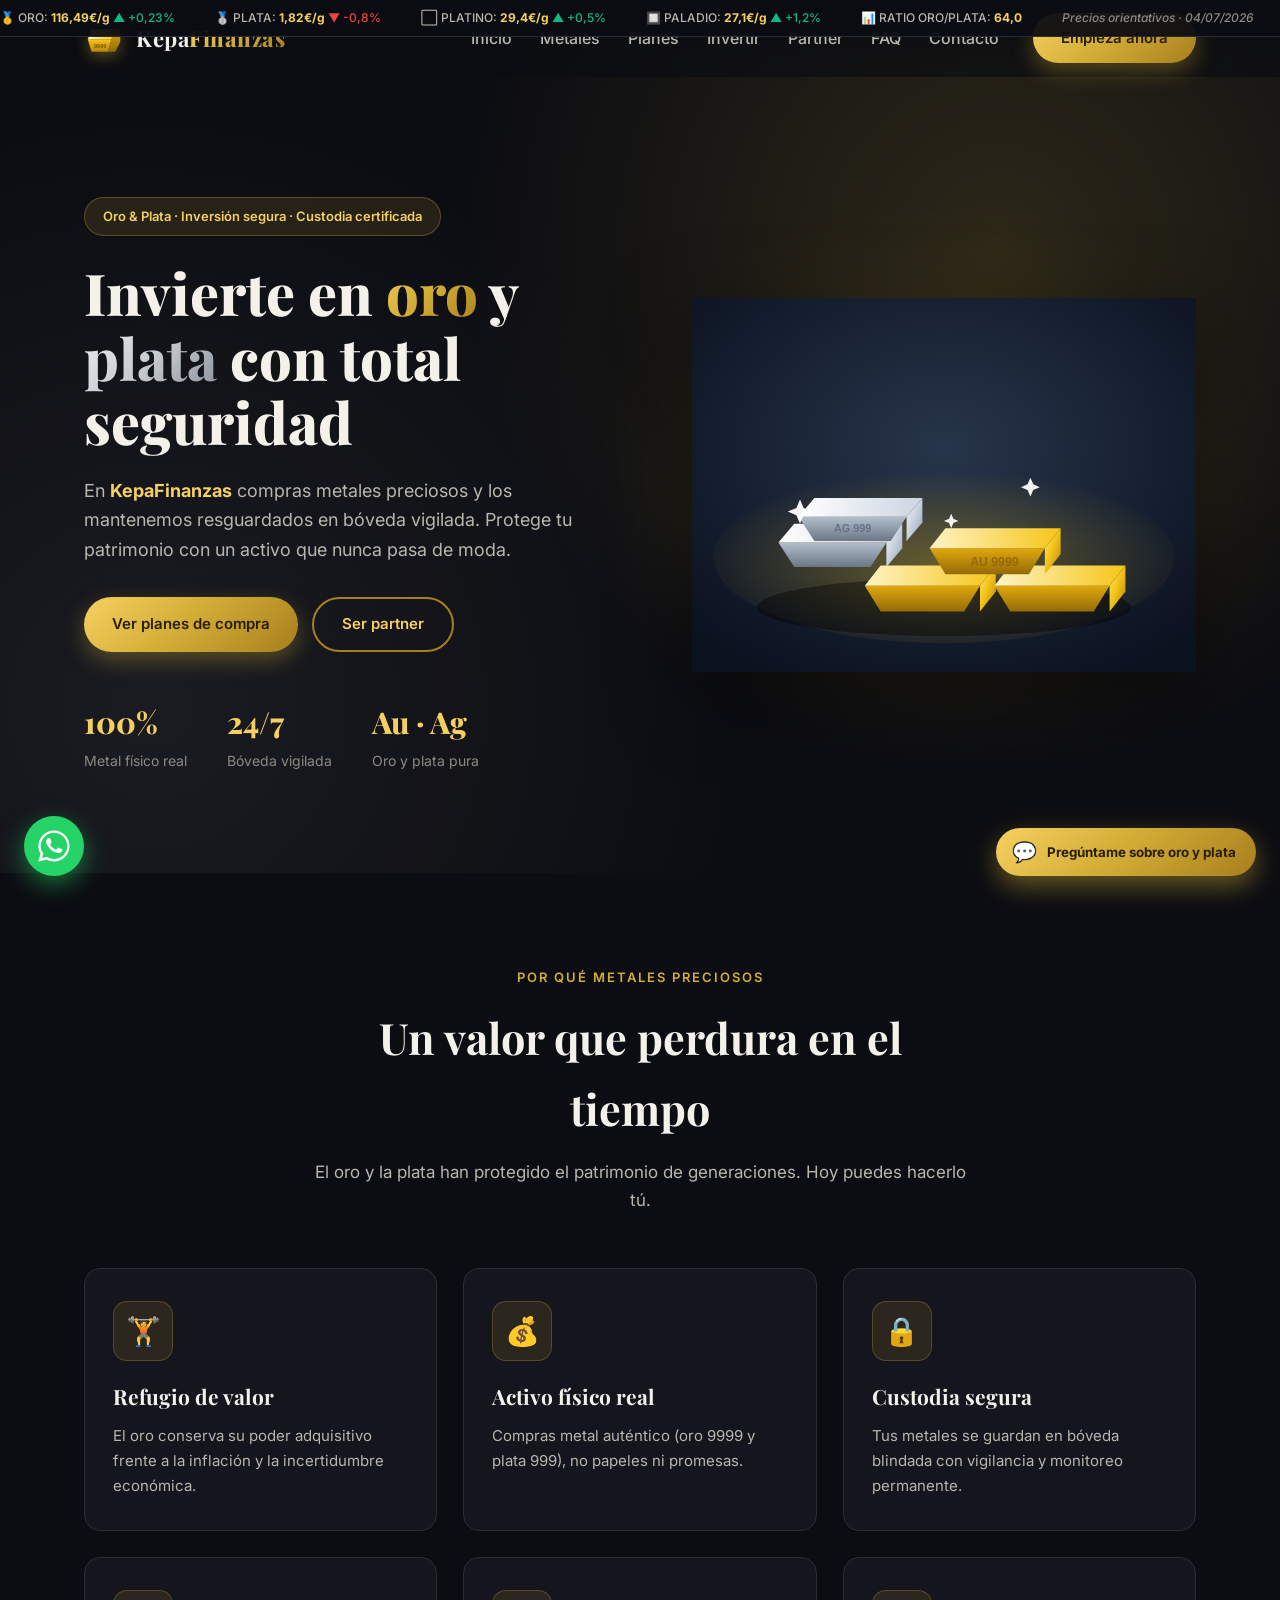
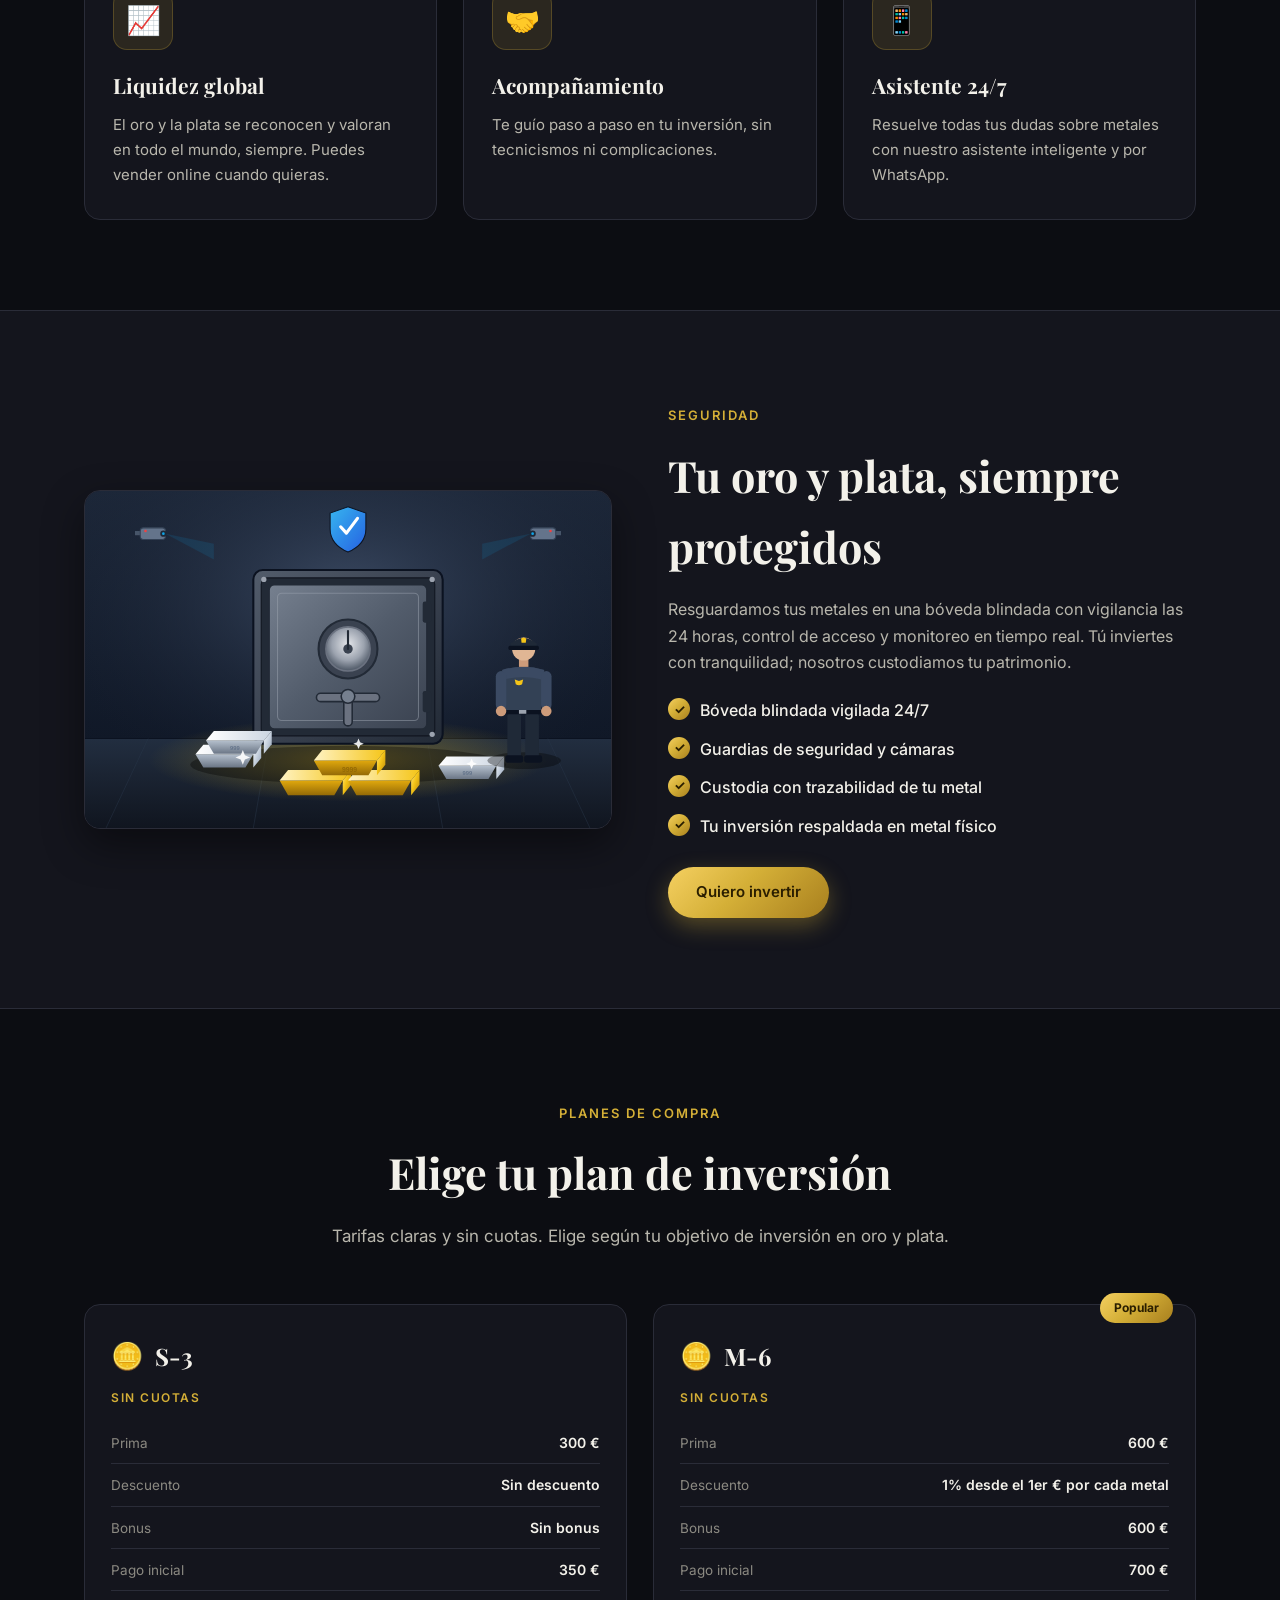
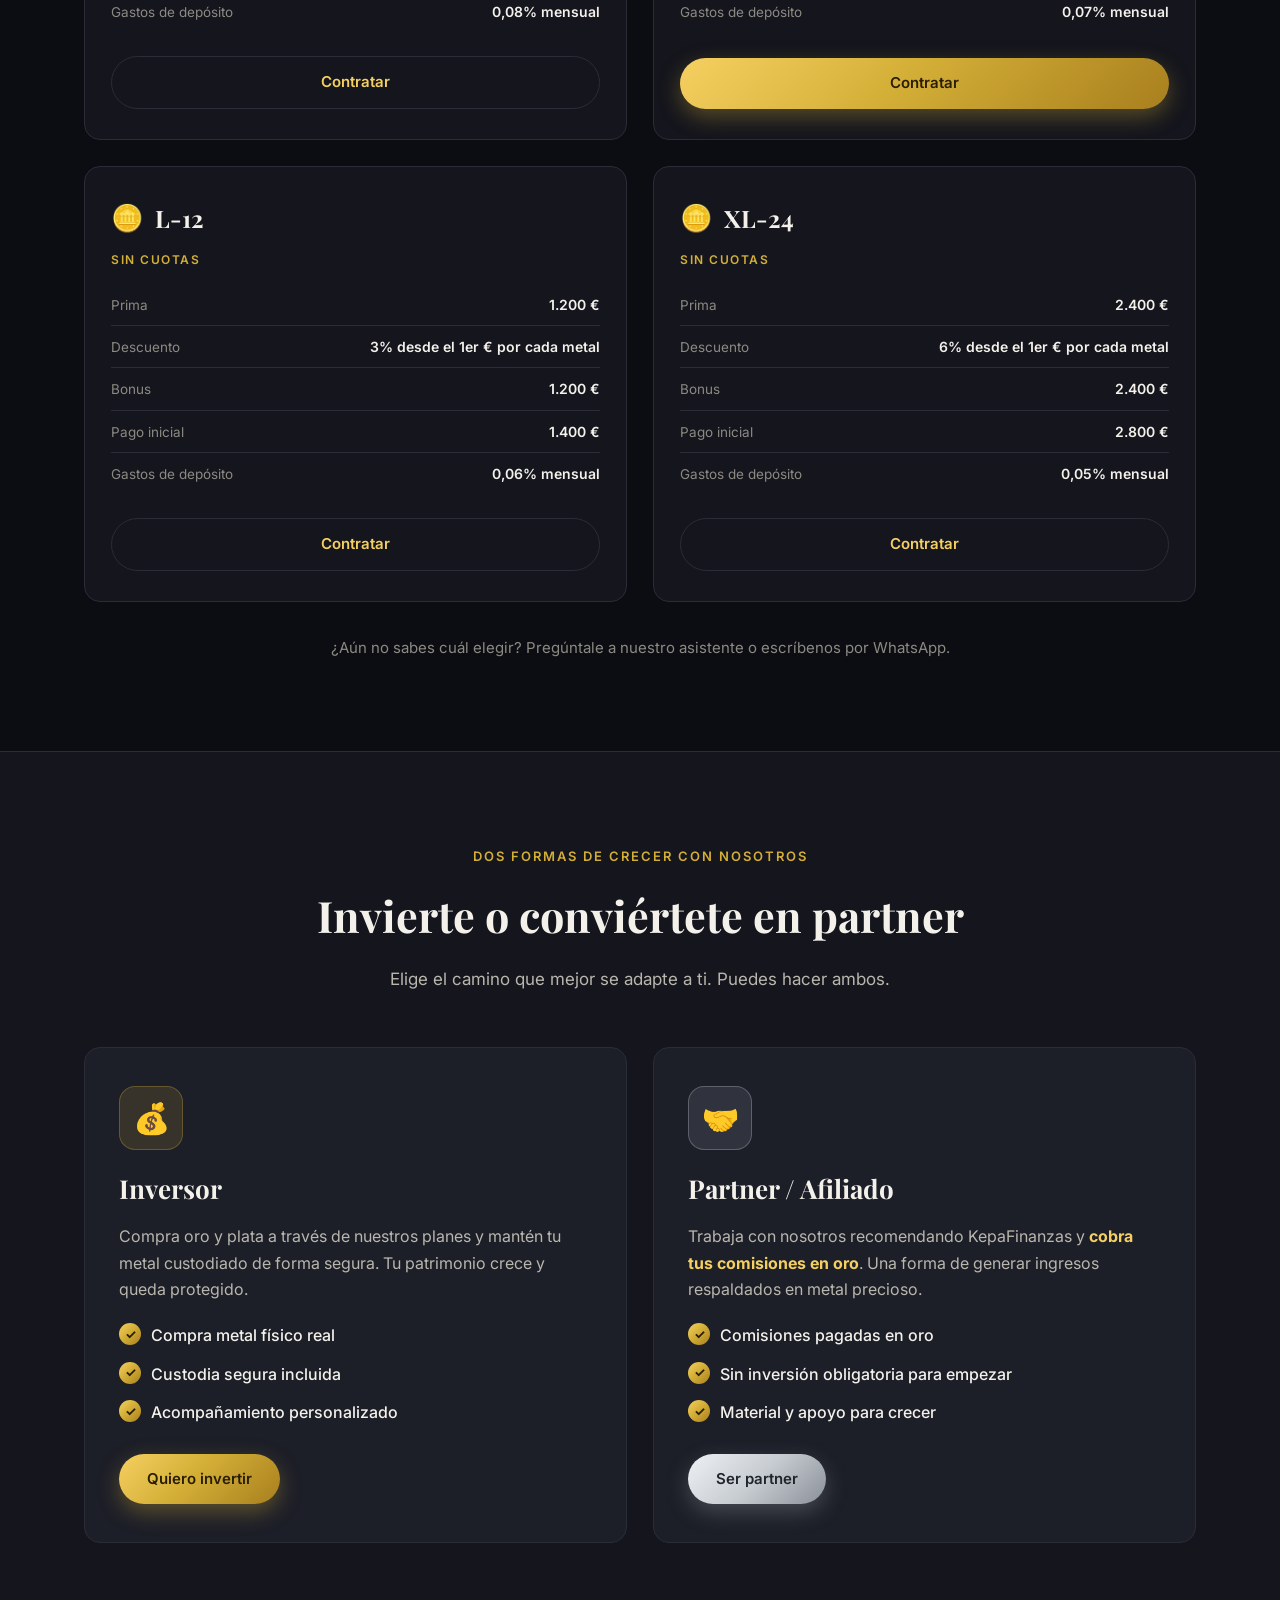
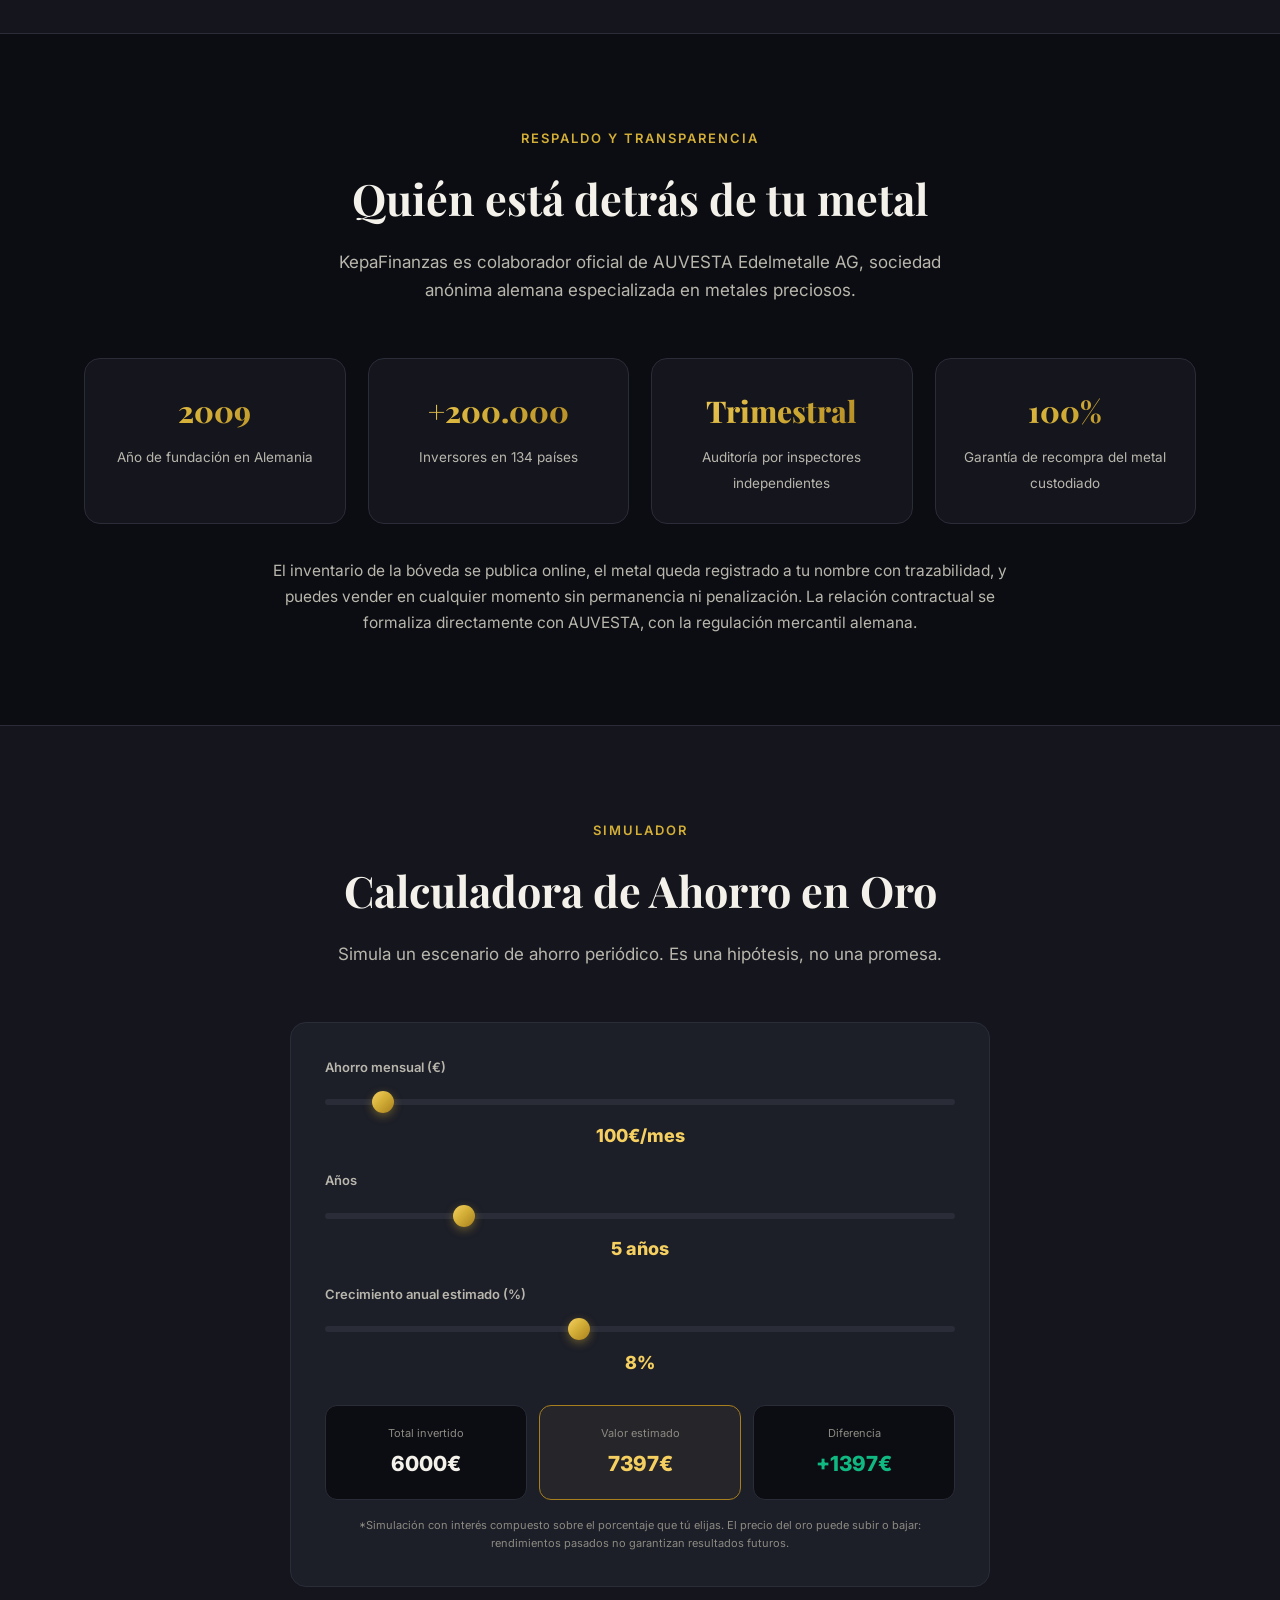
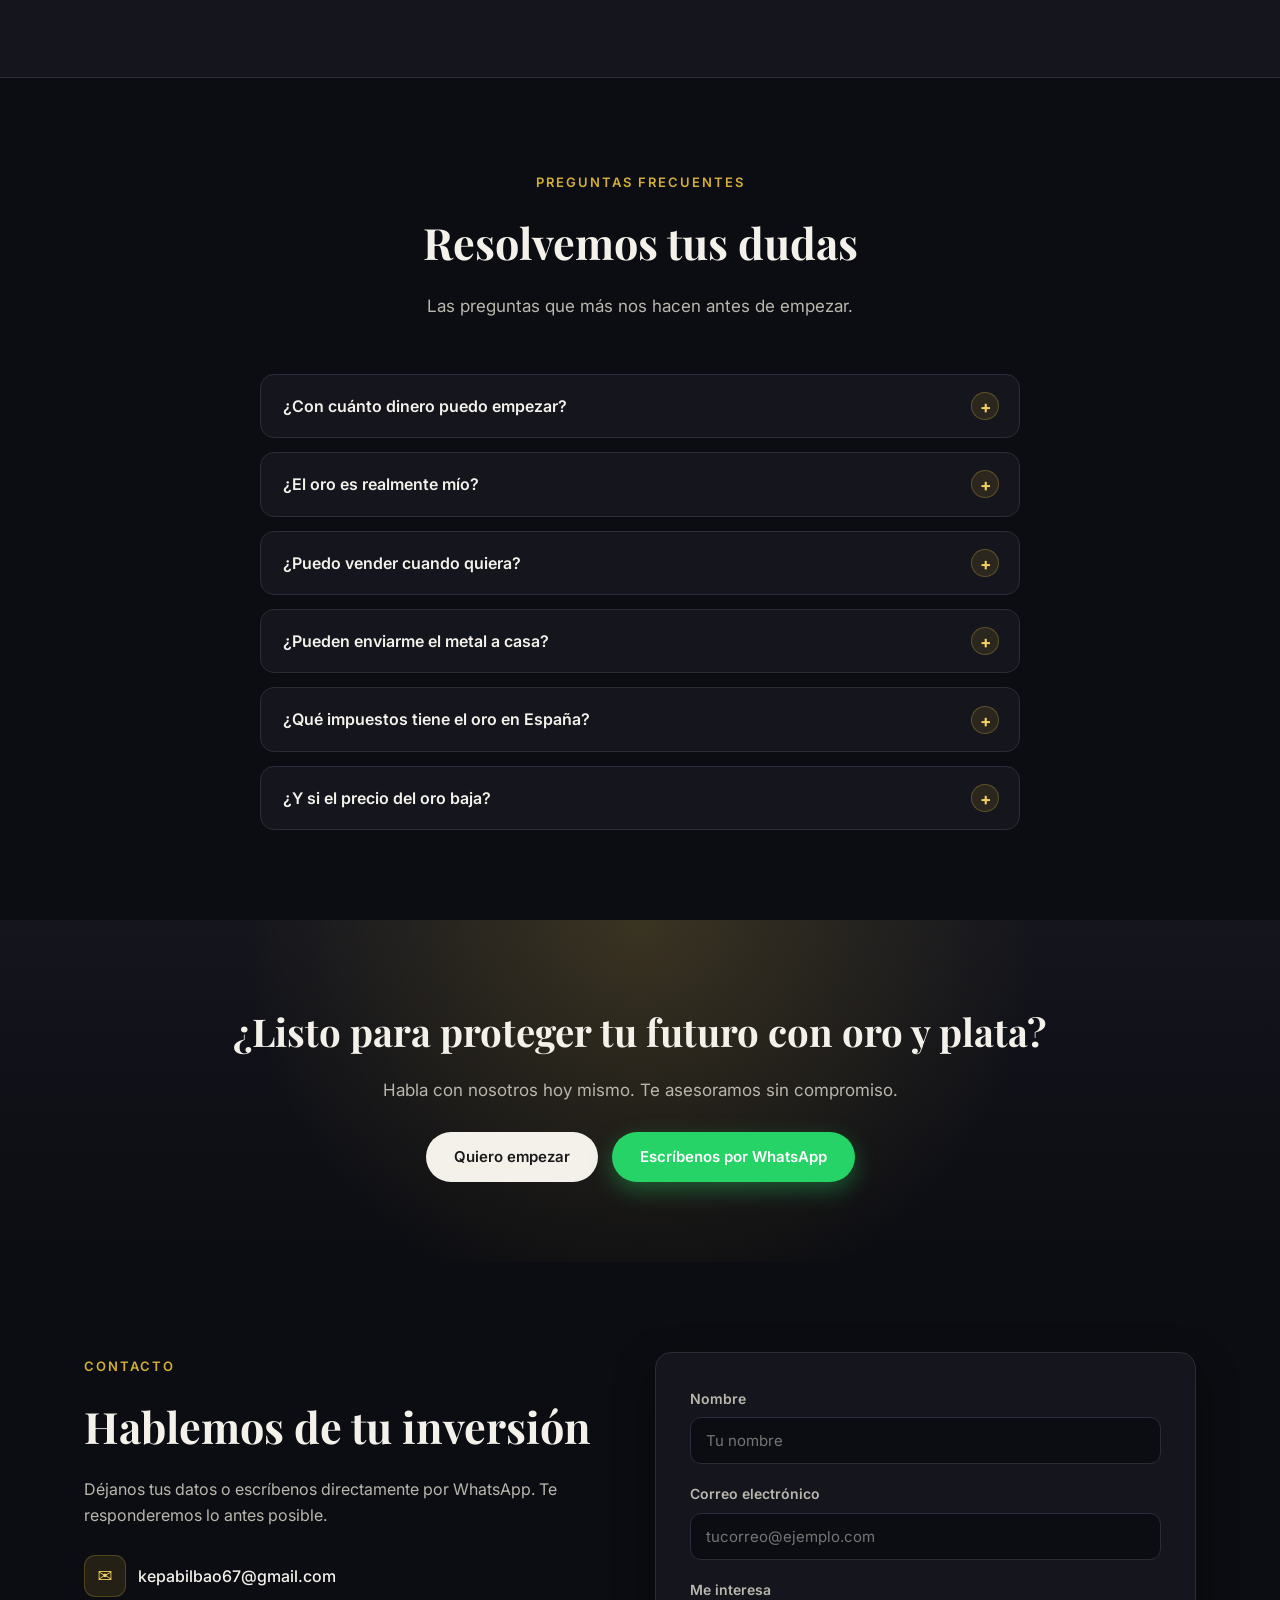
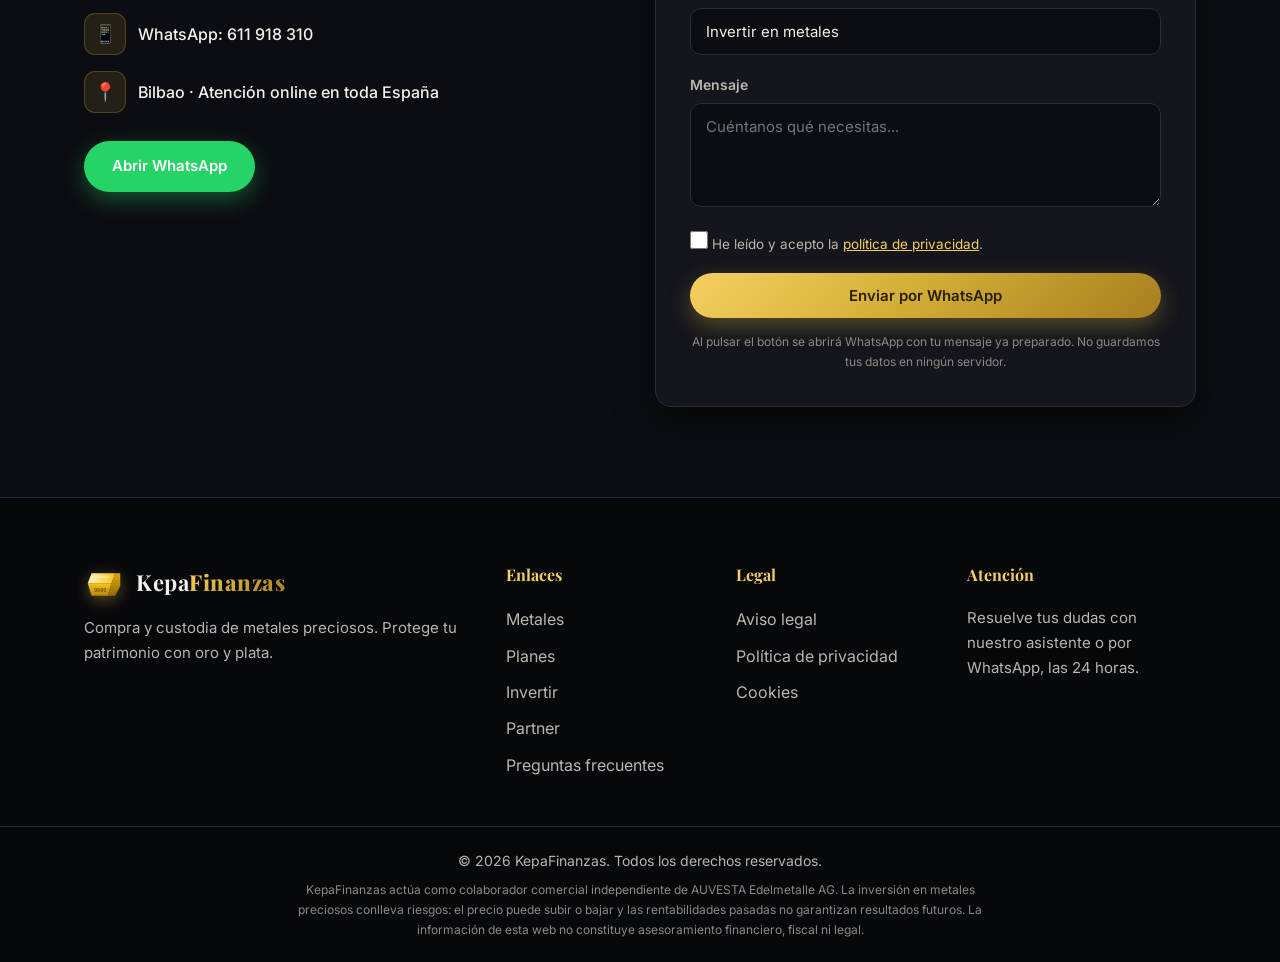
<file: index.html>
<!DOCTYPE html>
<html lang="es">
<head>
  <meta charset="UTF-8" />
  <meta name="viewport" content="width=device-width, initial-scale=1.0" />
  <meta name="description" content="KepaFinanzas - Compra y custodia de metales preciosos: oro y plata físicos con custodia certificada. Planes desde 300 € o programa de partners con comisiones en oro. Asesor: Kepa Bilbao." />
  <meta name="keywords" content="invertir oro, comprar oro España, ahorro oro, plata inversión, custodia metales preciosos, oro físico, KepaFinanzas, Kepa Bilbao, partner oro" />
  <meta name="author" content="Kepa Bilbao - KepaFinanzas" />
  <title>KepaFinanzas | Invierte en Oro y Plata desde 25€/mes</title>

  <!-- Icono de la pestaña -->
  <link rel="icon" type="image/svg+xml" href="img/lingote-oro-icono.svg" />

  <!-- Vista previa al compartir el enlace (WhatsApp, redes, etc.) -->
  <meta property="og:type" content="website" />
  <meta property="og:title" content="KepaFinanzas | Inversión y custodia de oro y plata" />
  <meta property="og:description" content="Compra oro y plata físicos y mantenlos en bóveda vigilada. Invierte de forma segura o sé partner y cobra comisiones en oro." />
  <meta property="og:image" content="https://kepabilbao67-bot.github.io/kepa-finanzas/img/og-image.jpg" />
  <meta property="og:url" content="https://kepabilbao67-bot.github.io/kepa-finanzas/" />
  <meta name="twitter:card" content="summary_large_image" />
  <meta name="twitter:title" content="KepaFinanzas | Inversión y custodia de oro y plata" />
  <meta name="twitter:description" content="Compra oro y plata físicos y mantenlos en bóveda vigilada. Invierte de forma segura o sé partner y cobra comisiones en oro." />

  <link rel="preconnect" href="https://fonts.googleapis.com" />
  <link rel="preconnect" href="https://fonts.gstatic.com" crossorigin />
  <link href="https://fonts.googleapis.com/css2?family=Playfair+Display:wght@600;700;800&family=Inter:wght@400;500;600;700&display=swap" rel="stylesheet" />
  <link rel="stylesheet" href="styles.css" />
  <link rel="stylesheet" href="mejoras.css" />

  <!-- Datos estructurados para Google (SEO) -->
  <script type="application/ld+json">
  {
    "@context": "https://schema.org",
    "@type": "ProfessionalService",
    "name": "KepaFinanzas",
    "description": "Compra y custodia de metales preciosos: oro y plata físicos. Colaborador oficial de AUVESTA Edelmetalle AG.",
    "url": "https://kepabilbao67-bot.github.io/kepa-finanzas/",
    "email": "kepabilbao67@gmail.com",
    "telephone": "+34611918310",
    "areaServed": "ES",
    "founder": { "@type": "Person", "name": "Kepa Bilbao" }
  }
  </script>
</head>
<body>
  <!-- Ticker de precios (se rellena desde script.js — edita los precios ahí) -->
  <div class="ticker" aria-label="Precios orientativos de metales preciosos">
    <div class="ticker__content" id="tickerContent"></div>
  </div>

  <!-- Header -->
  <header class="header" id="header">
    <div class="container header__inner">
      <a href="#inicio" class="brand">
        <img src="img/lingote-oro-icono.svg" alt="Lingote de oro" class="brand__img" />
        <span class="brand__text">Kepa<strong>Finanzas</strong></span>
      </a>

      <nav class="nav" id="nav">
        <ul class="nav__list">
          <li><a href="#inicio" class="nav__link">Inicio</a></li>
          <li><a href="#metales" class="nav__link">Metales</a></li>
          <li><a href="#planes" class="nav__link">Planes</a></li>
          <li><a href="#invertir" class="nav__link">Invertir</a></li>
          <li><a href="#partner" class="nav__link">Partner</a></li>
          <li><a href="#faq" class="nav__link">FAQ</a></li>
          <li><a href="#contacto" class="nav__link">Contacto</a></li>
        </ul>
        <a href="#contacto" class="btn btn--gold nav__cta">Empieza ahora</a>
      </nav>

      <button class="nav__toggle" id="navToggle" aria-label="Abrir menú">
        <span></span><span></span><span></span>
      </button>
    </div>
  </header>

  <!-- Hero -->
  <section class="hero" id="inicio">
    <div class="container hero__inner">
      <div class="hero__content">
        <span class="badge">Oro &amp; Plata · Inversión segura · Custodia certificada</span>
        <h1 class="hero__title">
          Invierte en <span class="gold-text">oro</span> y <span class="silver-text">plata</span> con total seguridad
        </h1>
        <p class="hero__text">
          En <strong>KepaFinanzas</strong> compras metales preciosos y los mantenemos
          resguardados en bóveda vigilada. Protege tu patrimonio con un activo que
          nunca pasa de moda.
        </p>
        <div class="hero__actions">
          <a href="#planes" class="btn btn--gold">Ver planes de compra</a>
          <a href="#partner" class="btn btn--ghost">Ser partner</a>
        </div>
        <div class="hero__stats">
          <div class="stat"><strong>100%</strong><span>Metal físico real</span></div>
          <div class="stat"><strong>24/7</strong><span>Bóveda vigilada</span></div>
          <div class="stat"><strong>Au · Ag</strong><span>Oro y plata pura</span></div>
        </div>
      </div>
      <div class="hero__visual">
        <img src="img/lingotes-oro-plata.svg" alt="Lingotes de oro y plata" class="hero__img" />
        <div class="hero__glow"></div>
      </div>
    </div>
  </section>

  <!-- Metales / Por qué -->
  <section class="section" id="metales">
    <div class="container">
      <div class="section__head">
        <span class="section__eyebrow">Por qué metales preciosos</span>
        <h2 class="section__title">Un valor que perdura en el tiempo</h2>
        <p class="section__sub">El oro y la plata han protegido el patrimonio de generaciones. Hoy puedes hacerlo tú.</p>
      </div>

      <div class="grid grid--3">
        <article class="card">
          <div class="card__icon">&#127947;</div>
          <h3>Refugio de valor</h3>
          <p>El oro conserva su poder adquisitivo frente a la inflación y la incertidumbre económica.</p>
        </article>
        <article class="card">
          <div class="card__icon">&#128176;</div>
          <h3>Activo físico real</h3>
          <p>Compras metal auténtico (oro 9999 y plata 999), no papeles ni promesas.</p>
        </article>
        <article class="card">
          <div class="card__icon">&#128274;</div>
          <h3>Custodia segura</h3>
          <p>Tus metales se guardan en bóveda blindada con vigilancia y monitoreo permanente.</p>
        </article>
        <article class="card">
          <div class="card__icon">&#128200;</div>
          <h3>Liquidez global</h3>
          <p>El oro y la plata se reconocen y valoran en todo el mundo, siempre. Puedes vender online cuando quieras.</p>
        </article>
        <article class="card">
          <div class="card__icon">&#129309;</div>
          <h3>Acompañamiento</h3>
          <p>Te guío paso a paso en tu inversión, sin tecnicismos ni complicaciones.</p>
        </article>
        <article class="card">
          <div class="card__icon">&#128241;</div>
          <h3>Asistente 24/7</h3>
          <p>Resuelve todas tus dudas sobre metales con nuestro asistente inteligente y por WhatsApp.</p>
        </article>
      </div>
    </div>
  </section>

  <!-- Custodia -->
  <section class="section section--dark" id="custodia">
    <div class="container custody">
      <div class="custody__media">
        <img src="img/boveda-custodiada.svg" alt="Bóveda con oro y plata custodiada por guardia y cámaras" loading="lazy" />
      </div>
      <div class="custody__content">
        <span class="section__eyebrow">Seguridad</span>
        <h2 class="section__title">Tu oro y plata, siempre protegidos</h2>
        <p>
          Resguardamos tus metales en una bóveda blindada con vigilancia las 24 horas,
          control de acceso y monitoreo en tiempo real. Tú inviertes con tranquilidad;
          nosotros custodiamos tu patrimonio.
        </p>
        <ul class="checklist">
          <li>Bóveda blindada vigilada 24/7</li>
          <li>Guardias de seguridad y cámaras</li>
          <li>Custodia con trazabilidad de tu metal</li>
          <li>Tu inversión respaldada en metal físico</li>
        </ul>
        <a href="#planes" class="btn btn--gold">Quiero invertir</a>
      </div>
    </div>
  </section>

  <!-- Planes -->
  <section class="section" id="planes">
    <div class="container">
      <div class="section__head">
        <span class="section__eyebrow">Planes de compra</span>
        <h2 class="section__title">Elige tu plan de inversión</h2>
        <p class="section__sub">Tarifas claras y sin cuotas. Elige según tu objetivo de inversión en oro y plata.</p>
      </div>

      <div class="grid grid--2 plans">
        <article class="plan">
          <div class="plan__head"><span class="plan__metal">&#129689;</span><h3>S-3</h3></div>
          <p class="plan__tagline">Sin cuotas</p>
          <ul class="plan__list">
            <li><span>Prima</span><strong>300 €</strong></li>
            <li><span>Descuento</span><strong>Sin descuento</strong></li>
            <li><span>Bonus</span><strong>Sin bonus</strong></li>
            <li><span>Pago inicial</span><strong>350 €</strong></li>
            <li><span>Gastos de depósito</span><strong>0,08% mensual</strong></li>
          </ul>
          <a href="#" class="btn btn--outline btn--block plan-buy" data-plan="S-3">Contratar</a>
        </article>

        <article class="plan plan--featured">
          <div class="plan__badge">Popular</div>
          <div class="plan__head"><span class="plan__metal">&#129689;</span><h3>M-6</h3></div>
          <p class="plan__tagline">Sin cuotas</p>
          <ul class="plan__list">
            <li><span>Prima</span><strong>600 €</strong></li>
            <li><span>Descuento</span><strong>1% desde el 1er € por cada metal</strong></li>
            <li><span>Bonus</span><strong>600 €</strong></li>
            <li><span>Pago inicial</span><strong>700 €</strong></li>
            <li><span>Gastos de depósito</span><strong>0,07% mensual</strong></li>
          </ul>
          <a href="#" class="btn btn--gold btn--block plan-buy" data-plan="M-6">Contratar</a>
        </article>

        <article class="plan">
          <div class="plan__head"><span class="plan__metal">&#129689;</span><h3>L-12</h3></div>
          <p class="plan__tagline">Sin cuotas</p>
          <ul class="plan__list">
            <li><span>Prima</span><strong>1.200 €</strong></li>
            <li><span>Descuento</span><strong>3% desde el 1er € por cada metal</strong></li>
            <li><span>Bonus</span><strong>1.200 €</strong></li>
            <li><span>Pago inicial</span><strong>1.400 €</strong></li>
            <li><span>Gastos de depósito</span><strong>0,06% mensual</strong></li>
          </ul>
          <a href="#" class="btn btn--outline btn--block plan-buy" data-plan="L-12">Contratar</a>
        </article>

        <article class="plan">
          <div class="plan__head"><span class="plan__metal">&#129689;</span><h3>XL-24</h3></div>
          <p class="plan__tagline">Sin cuotas</p>
          <ul class="plan__list">
            <li><span>Prima</span><strong>2.400 €</strong></li>
            <li><span>Descuento</span><strong>6% desde el 1er € por cada metal</strong></li>
            <li><span>Bonus</span><strong>2.400 €</strong></li>
            <li><span>Pago inicial</span><strong>2.800 €</strong></li>
            <li><span>Gastos de depósito</span><strong>0,05% mensual</strong></li>
          </ul>
          <a href="#" class="btn btn--outline btn--block plan-buy" data-plan="XL-24">Contratar</a>
        </article>
      </div>
      <p class="plans__note">¿Aún no sabes cuál elegir? Pregúntale a nuestro asistente o escríbenos por WhatsApp.</p>
    </div>
  </section>

  <!-- Dos vías: Invertir / Partner -->
  <section class="section section--dark" id="invertir">
    <div class="container">
      <div class="section__head">
        <span class="section__eyebrow">Dos formas de crecer con nosotros</span>
        <h2 class="section__title">Invierte o conviértete en partner</h2>
        <p class="section__sub">Elige el camino que mejor se adapte a ti. Puedes hacer ambos.</p>
      </div>

      <div class="grid grid--2 ways">
        <article class="way">
          <div class="way__icon way__icon--gold">&#128176;</div>
          <h3>Inversor</h3>
          <p>Compra oro y plata a través de nuestros planes y mantén tu metal custodiado de forma segura. Tu patrimonio crece y queda protegido.</p>
          <ul class="checklist">
            <li>Compra metal físico real</li>
            <li>Custodia segura incluida</li>
            <li>Acompañamiento personalizado</li>
          </ul>
          <a href="#planes" class="btn btn--gold">Quiero invertir</a>
        </article>
        <article class="way" id="partner">
          <div class="way__icon way__icon--silver">&#129309;</div>
          <h3>Partner / Afiliado</h3>
          <p>Trabaja con nosotros recomendando KepaFinanzas y <strong>cobra tus comisiones en oro</strong>. Una forma de generar ingresos respaldados en metal precioso.</p>
          <ul class="checklist">
            <li>Comisiones pagadas en oro</li>
            <li>Sin inversión obligatoria para empezar</li>
            <li>Material y apoyo para crecer</li>
          </ul>
          <a href="#contacto" class="btn btn--silver">Ser partner</a>
        </article>
      </div>
    </div>
  </section>

  <!-- Confianza / Respaldo -->
  <section class="section" id="confianza">
    <div class="container">
      <div class="section__head">
        <span class="section__eyebrow">Respaldo y transparencia</span>
        <h2 class="section__title">Quién está detrás de tu metal</h2>
        <p class="section__sub">KepaFinanzas es colaborador oficial de AUVESTA Edelmetalle AG, sociedad anónima alemana especializada en metales preciosos.</p>
      </div>
      <div class="trust__stats">
        <div class="trust__stat"><strong>2009</strong><span>Año de fundación en Alemania</span></div>
        <div class="trust__stat"><strong>+200.000</strong><span>Inversores en 134 países</span></div>
        <div class="trust__stat"><strong>Trimestral</strong><span>Auditoría por inspectores independientes</span></div>
        <div class="trust__stat"><strong>100%</strong><span>Garantía de recompra del metal custodiado</span></div>
      </div>
      <div class="trust__extra">
        <p>El inventario de la bóveda se publica online, el metal queda registrado a tu nombre con trazabilidad, y puedes vender en cualquier momento sin permanencia ni penalización. La relación contractual se formaliza directamente con AUVESTA, con la regulación mercantil alemana.</p>
      </div>
    </div>
  </section>

  <!-- Calculadora de Ahorro -->
  <section class="section section--dark" id="calculadora">
    <div class="container">
      <div class="section__head">
        <span class="section__eyebrow">Simulador</span>
        <h2 class="section__title">Calculadora de Ahorro en Oro</h2>
        <p class="section__sub">Simula un escenario de ahorro periódico. Es una hipótesis, no una promesa.</p>
      </div>
      <div class="calc">
        <div class="calc__inputs">
          <div class="calc__field"><label for="calcMonthly">Ahorro mensual (€)</label><input type="range" id="calcMonthly" min="25" max="1000" value="100" step="25"><span class="calc__val" id="calcMonthlyVal">100€/mes</span></div>
          <div class="calc__field"><label for="calcYears">Años</label><input type="range" id="calcYears" min="1" max="20" value="5" step="1"><span class="calc__val" id="calcYearsVal">5 años</span></div>
          <div class="calc__field"><label for="calcGrowth">Crecimiento anual estimado (%)</label><input type="range" id="calcGrowth" min="0" max="20" value="8" step="1"><span class="calc__val" id="calcGrowthVal">8%</span></div>
        </div>
        <div class="calc__results">
          <div class="calc__result"><span>Total invertido</span><strong id="calcInvested">6.000€</strong></div>
          <div class="calc__result calc__result--gold"><span>Valor estimado</span><strong id="calcValue">–</strong></div>
          <div class="calc__result calc__result--green"><span>Diferencia</span><strong id="calcProfit">–</strong></div>
        </div>
        <p class="calc__note">*Simulación con interés compuesto sobre el porcentaje que tú elijas. El precio del oro puede subir o bajar: rendimientos pasados no garantizan resultados futuros.</p>
      </div>
    </div>
  </section>

  <!-- Preguntas frecuentes -->
  <section class="section" id="faq">
    <div class="container">
      <div class="section__head">
        <span class="section__eyebrow">Preguntas frecuentes</span>
        <h2 class="section__title">Resolvemos tus dudas</h2>
        <p class="section__sub">Las preguntas que más nos hacen antes de empezar.</p>
      </div>
      <div class="faq">
        <details class="faq__item">
          <summary>¿Con cuánto dinero puedo empezar?</summary>
          <p>El plan de entrada (S-3) tiene una prima de 300 € y un pago inicial de 350 €. A partir de ahí, tú decides cuánto y cuándo aportar: no hay cuotas obligatorias ni permanencia.</p>
        </details>
        <details class="faq__item">
          <summary>¿El oro es realmente mío?</summary>
          <p>Sí. Compras metal físico (oro 9999 y plata 999) que queda registrado a tu nombre con trazabilidad. No es un producto financiero "sobre papel": es tu lingote en una bóveda.</p>
        </details>
        <details class="faq__item">
          <summary>¿Puedo vender cuando quiera?</summary>
          <p>Sí. Puedes vender online en cualquier momento a precio de mercado, sin plazos ni penalizaciones, y existe garantía de recompra para el metal custodiado. El importe se transfiere a tu cuenta bancaria.</p>
        </details>
        <details class="faq__item">
          <summary>¿Pueden enviarme el metal a casa?</summary>
          <p>Sí, puedes solicitar la entrega física desde 1 g de oro o 50 g de plata, con envío asegurado y seguimiento. También puedes dejarlo en custodia, que es la opción más segura.</p>
        </details>
        <details class="faq__item">
          <summary>¿Qué impuestos tiene el oro en España?</summary>
          <p>El oro de inversión está exento de IVA en la UE. Solo tributas cuando vendes con beneficio (ganancia patrimonial en el IRPF). Cada situación es distinta: para tu caso concreto, consulta con un asesor fiscal.</p>
        </details>
        <details class="faq__item">
          <summary>¿Y si el precio del oro baja?</summary>
          <p>Puede bajar: ningún activo sube siempre. El oro se utiliza como protección de patrimonio a largo plazo, no para especular a corto. Por eso recomendamos aportaciones periódicas y horizonte de años, no de semanas.</p>
        </details>
      </div>
    </div>
  </section>

  <!-- Datos estructurados FAQ para Google -->
  <script type="application/ld+json">
  {
    "@context": "https://schema.org",
    "@type": "FAQPage",
    "mainEntity": [
      {"@type": "Question", "name": "¿Con cuánto dinero puedo empezar?", "acceptedAnswer": {"@type": "Answer", "text": "El plan de entrada (S-3) tiene una prima de 300 € y un pago inicial de 350 €. No hay cuotas obligatorias ni permanencia."}},
      {"@type": "Question", "name": "¿El oro es realmente mío?", "acceptedAnswer": {"@type": "Answer", "text": "Sí. Compras metal físico (oro 9999 y plata 999) registrado a tu nombre con trazabilidad."}},
      {"@type": "Question", "name": "¿Puedo vender cuando quiera?", "acceptedAnswer": {"@type": "Answer", "text": "Sí, puedes vender online en cualquier momento a precio de mercado, sin plazos ni penalizaciones, con garantía de recompra."}},
      {"@type": "Question", "name": "¿Qué impuestos tiene el oro en España?", "acceptedAnswer": {"@type": "Answer", "text": "El oro de inversión está exento de IVA en la UE. Solo tributas cuando vendes con beneficio. Consulta tu caso con un asesor fiscal."}}
    ]
  }
  </script>

  <!-- CTA -->
  <section class="cta">
    <div class="container cta__inner">
      <h2>¿Listo para proteger tu futuro con oro y plata?</h2>
      <p>Habla con nosotros hoy mismo. Te asesoramos sin compromiso.</p>
      <div class="cta__actions">
        <a href="#contacto" class="btn btn--light">Quiero empezar</a>
        <a href="#" class="btn btn--whatsapp" id="ctaWhatsapp">Escríbenos por WhatsApp</a>
      </div>
    </div>
  </section>

  <!-- Contacto -->
  <section class="section" id="contacto">
    <div class="container contact">
      <div class="contact__info">
        <span class="section__eyebrow">Contacto</span>
        <h2 class="section__title">Hablemos de tu inversión</h2>
        <p>Déjanos tus datos o escríbenos directamente por WhatsApp. Te responderemos lo antes posible.</p>
        <ul class="contact__list">
          <li><span>&#9993;</span> kepabilbao67@gmail.com</li>
          <li><span>&#128241;</span> WhatsApp: 611 918 310</li>
          <li><span>&#128205;</span> Bilbao · Atención online en toda España</li>
        </ul>
        <a href="#" class="btn btn--whatsapp" id="contactWhatsapp">Abrir WhatsApp</a>
      </div>
      <form class="contact__form" id="contactForm" novalidate>
        <div class="field">
          <label for="nombre">Nombre</label>
          <input type="text" id="nombre" name="nombre" placeholder="Tu nombre" required />
        </div>
        <div class="field">
          <label for="email">Correo electrónico</label>
          <input type="email" id="email" name="email" placeholder="tucorreo@ejemplo.com" required />
        </div>
        <div class="field">
          <label for="interes">Me interesa</label>
          <select id="interes" name="interes">
            <option value="Invertir en metales">Invertir en metales</option>
            <option value="Ser partner (comisiones en oro)">Ser partner (comisiones en oro)</option>
            <option value="Solo información">Solo información</option>
          </select>
        </div>
        <div class="field">
          <label for="mensaje">Mensaje</label>
          <textarea id="mensaje" name="mensaje" rows="4" placeholder="Cuéntanos qué necesitas..." required></textarea>
        </div>
        <div class="field field--check">
          <label class="check">
            <input type="checkbox" id="privacidad" name="privacidad" required />
            <span>He leído y acepto la <a href="legal.html#privacidad" target="_blank" rel="noopener">política de privacidad</a>.</span>
          </label>
        </div>
        <button type="submit" class="btn btn--gold btn--block">Enviar por WhatsApp</button>
        <p class="form__feedback" id="formFeedback" role="status"></p>
        <p class="form__hint">Al pulsar el botón se abrirá WhatsApp con tu mensaje ya preparado. No guardamos tus datos en ningún servidor.</p>
      </form>
    </div>
  </section>

  <!-- Footer -->
  <footer class="footer">
    <div class="container footer__inner">
      <div class="footer__col">
        <a href="#inicio" class="brand">
          <img src="img/lingote-oro-icono.svg" alt="Lingote de oro" class="brand__img" />
          <span class="brand__text">Kepa<strong>Finanzas</strong></span>
        </a>
        <p>Compra y custodia de metales preciosos. Protege tu patrimonio con oro y plata.</p>
      </div>
      <div class="footer__col">
        <h4>Enlaces</h4>
        <ul>
          <li><a href="#metales">Metales</a></li>
          <li><a href="#planes">Planes</a></li>
          <li><a href="#invertir">Invertir</a></li>
          <li><a href="#partner">Partner</a></li>
          <li><a href="#faq">Preguntas frecuentes</a></li>
        </ul>
      </div>
      <div class="footer__col">
        <h4>Legal</h4>
        <ul>
          <li><a href="legal.html">Aviso legal</a></li>
          <li><a href="legal.html#privacidad">Política de privacidad</a></li>
          <li><a href="legal.html#cookies">Cookies</a></li>
        </ul>
      </div>
      <div class="footer__col">
        <h4>Atención</h4>
        <p>Resuelve tus dudas con nuestro asistente o por WhatsApp, las 24 horas.</p>
      </div>
    </div>
    <div class="footer__bottom">
      <div class="container">
        <p>&copy; <span id="year"></span> KepaFinanzas. Todos los derechos reservados.</p>
        <p class="footer__disclaimer">KepaFinanzas actúa como colaborador comercial independiente de AUVESTA Edelmetalle AG. La inversión en metales preciosos conlleva riesgos: el precio puede subir o bajar y las rentabilidades pasadas no garantizan resultados futuros. La información de esta web no constituye asesoramiento financiero, fiscal ni legal.</p>
      </div>
    </div>
  </footer>

  <!-- Botón flotante WhatsApp -->
  <a href="#" class="whatsapp-float" id="whatsappFloat" aria-label="Escríbenos por WhatsApp" title="WhatsApp">
    <svg viewBox="0 0 32 32" width="32" height="32" fill="#fff" aria-hidden="true">
      <path d="M16 .4C7.4.4.4 7.4.4 16c0 2.8.7 5.5 2.1 7.9L.3 31.7l8-2.1c2.3 1.3 4.9 1.9 7.6 1.9 8.6 0 15.6-7 15.6-15.6S24.6.4 16 .4zm0 28.5c-2.4 0-4.8-.6-6.8-1.9l-.5-.3-4.7 1.2 1.3-4.6-.3-.5C3.4 20.6 2.7 18.3 2.7 16 2.7 8.7 8.7 2.7 16 2.7S29.3 8.7 29.3 16 23.3 28.9 16 28.9zm7.3-9.9c-.4-.2-2.4-1.2-2.7-1.3-.4-.1-.6-.2-.9.2-.3.4-1 1.3-1.2 1.5-.2.2-.4.3-.8.1-.4-.2-1.7-.6-3.2-2-1.2-1.1-2-2.4-2.2-2.8-.2-.4 0-.6.2-.8.2-.2.4-.4.6-.7.2-.2.3-.4.4-.7.1-.3.1-.5 0-.7-.1-.2-.9-2.2-1.3-3-.3-.8-.6-.7-.9-.7h-.7c-.3 0-.7.1-1 .5-.4.4-1.4 1.3-1.4 3.3s1.4 3.8 1.6 4.1c.2.3 2.8 4.3 6.8 6 .9.4 1.7.6 2.3.8.9.3 1.8.2 2.5.1.7-.1 2.4-1 2.7-1.9.3-.9.3-1.7.2-1.9-.1-.2-.4-.3-.8-.5z"/>
    </svg>
  </a>

  <!-- Asistente IA -->
  <button class="chat-toggle" id="chatToggle" aria-label="Abrir asistente">
    <span class="chat-toggle__icon">&#128172;</span>
    <span class="chat-toggle__label">Pregúntame sobre oro y plata</span>
  </button>

  <div class="chat" id="chat" aria-hidden="true">
    <div class="chat__header">
      <div class="chat__title">
        <span class="chat__avatar">&#129689;</span>
        <div>
          <strong>Asistente KepaFinanzas</strong>
          <small>Dudas sobre oro, plata e inversión</small>
        </div>
      </div>
      <button class="chat__close" id="chatClose" aria-label="Cerrar">&times;</button>
    </div>
    <div class="chat__body" id="chatBody"></div>
    <div class="chat__suggestions" id="chatSuggestions"></div>
    <form class="chat__form" id="chatForm">
      <input type="text" id="chatInput" placeholder="Escribe tu pregunta..." autocomplete="off" />
      <button type="submit" aria-label="Enviar">&#10148;</button>
    </form>
  </div>

  <!-- Botón volver arriba -->
  <button class="to-top" id="toTop" aria-label="Volver arriba" title="Volver arriba">&#8593;</button>

  <script src="preguntas.js"></script>
  <script src="script.js"></script>
</body>
</html>
</file>
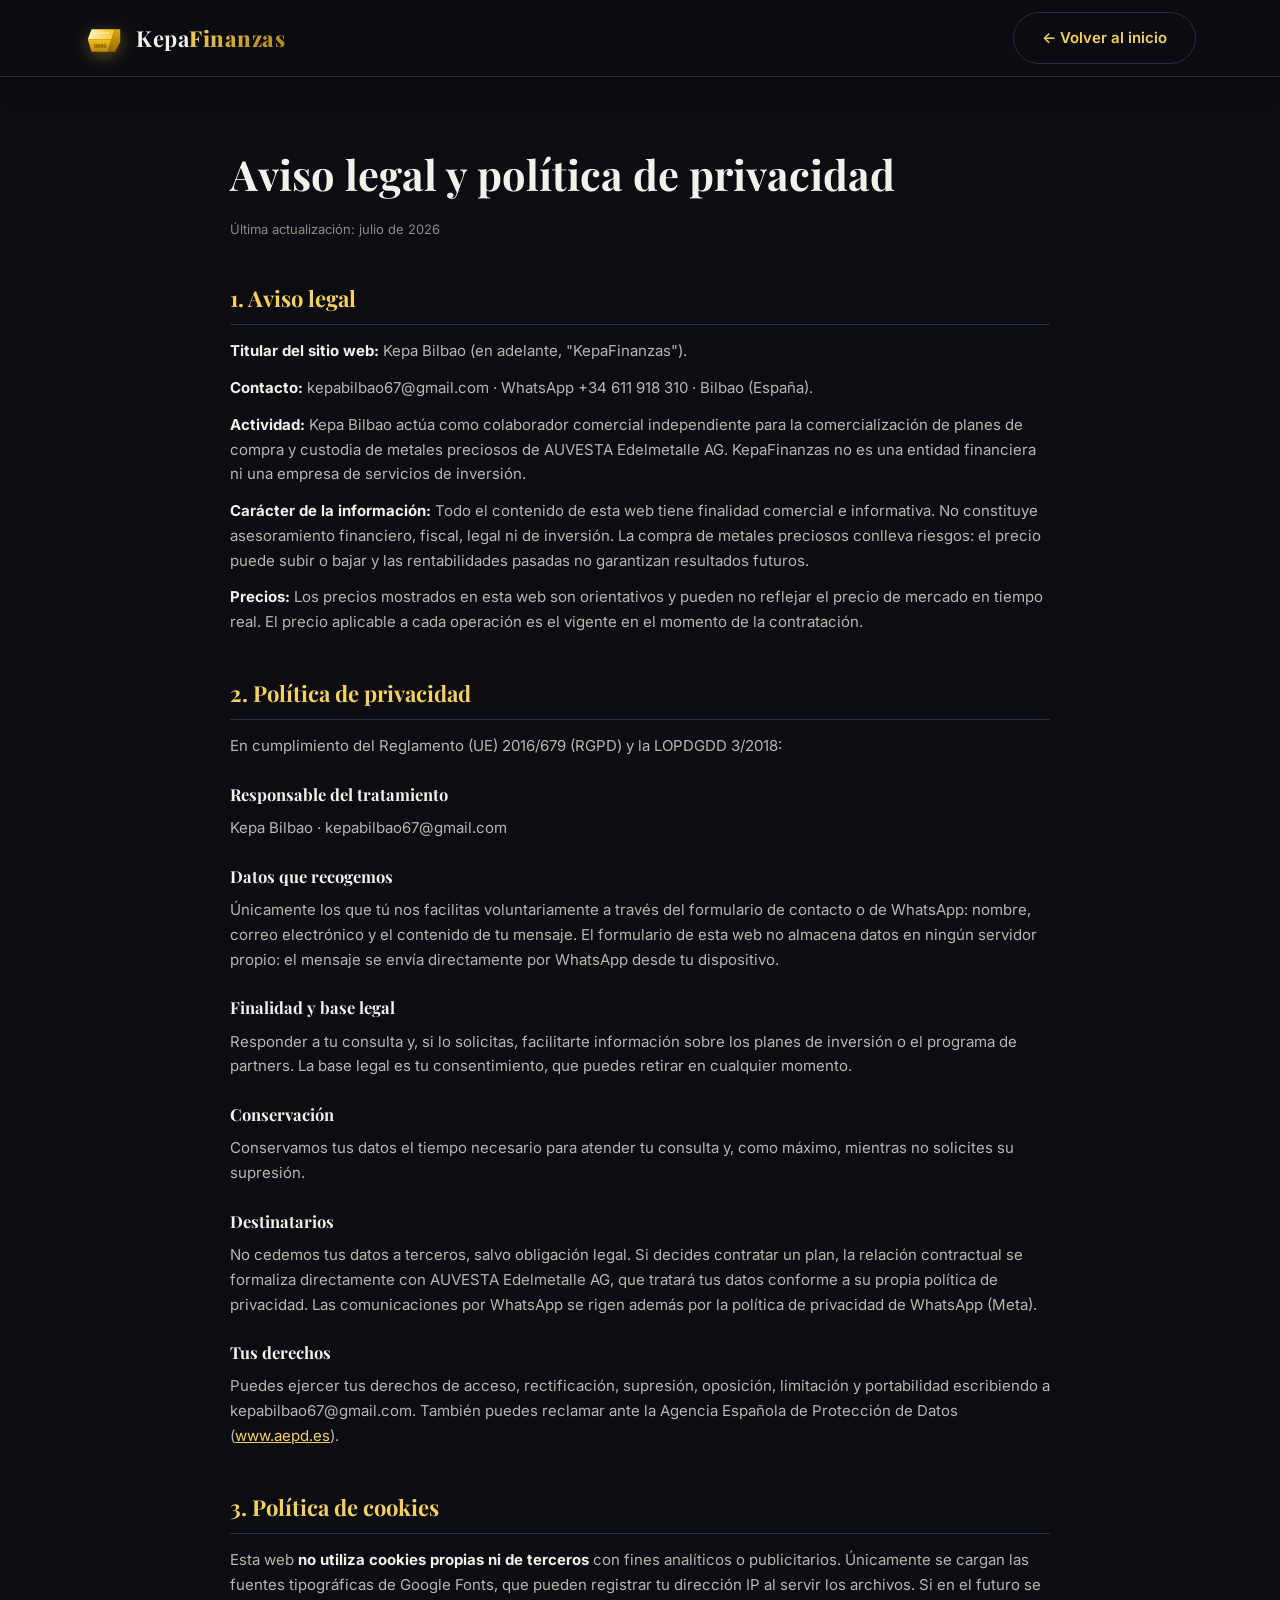
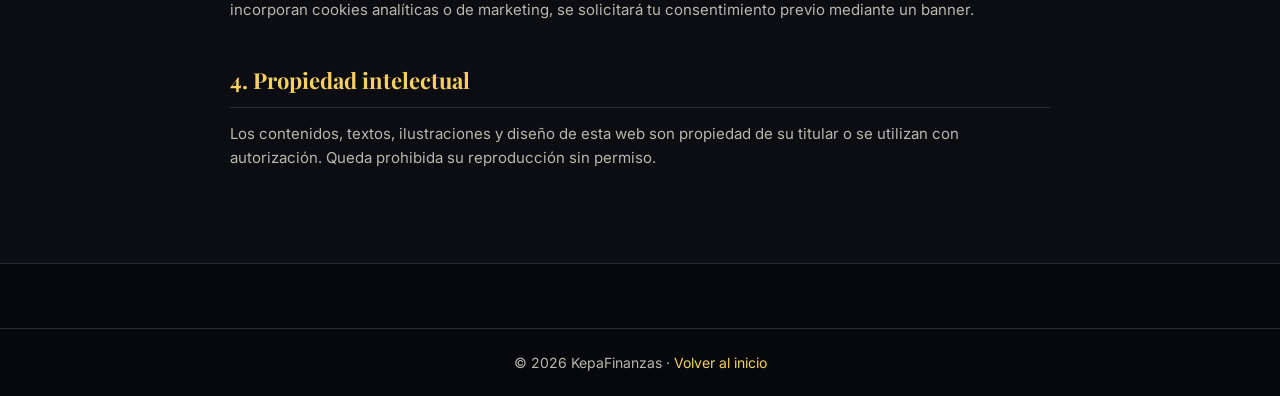
<file: legal.html>
<!DOCTYPE html>
<html lang="es">
<head>
  <meta charset="UTF-8" />
  <meta name="viewport" content="width=device-width, initial-scale=1.0" />
  <meta name="robots" content="noindex, follow" />
  <title>Aviso legal y privacidad | KepaFinanzas</title>
  <link rel="icon" type="image/svg+xml" href="img/lingote-oro-icono.svg" />
  <link rel="preconnect" href="https://fonts.googleapis.com" />
  <link rel="preconnect" href="https://fonts.gstatic.com" crossorigin />
  <link href="https://fonts.googleapis.com/css2?family=Playfair+Display:wght@600;700;800&family=Inter:wght@400;500;600;700&display=swap" rel="stylesheet" />
  <link rel="stylesheet" href="styles.css" />
  <link rel="stylesheet" href="mejoras.css" />
</head>
<body>
  <header class="header scrolled" id="header">
    <div class="container header__inner">
      <a href="index.html" class="brand">
        <img src="img/lingote-oro-icono.svg" alt="Lingote de oro" class="brand__img" />
        <span class="brand__text">Kepa<strong>Finanzas</strong></span>
      </a>
      <a href="index.html" class="btn btn--outline">← Volver al inicio</a>
    </div>
  </header>

  <main class="container legal">
    <h1>Aviso legal y política de privacidad</h1>
    <p class="legal__updated">Última actualización: julio de 2026</p>

    <h2 id="aviso">1. Aviso legal</h2>
    <p><strong>Titular del sitio web:</strong> Kepa Bilbao (en adelante, "KepaFinanzas").</p>
    <p><strong>Contacto:</strong> kepabilbao67@gmail.com · WhatsApp +34 611 918 310 · Bilbao (España).</p>
    <p><strong>Actividad:</strong> Kepa Bilbao actúa como colaborador comercial independiente para la comercialización de planes de compra y custodia de metales preciosos de AUVESTA Edelmetalle AG. KepaFinanzas no es una entidad financiera ni una empresa de servicios de inversión.</p>
    <p><strong>Carácter de la información:</strong> Todo el contenido de esta web tiene finalidad comercial e informativa. No constituye asesoramiento financiero, fiscal, legal ni de inversión. La compra de metales preciosos conlleva riesgos: el precio puede subir o bajar y las rentabilidades pasadas no garantizan resultados futuros.</p>
    <p><strong>Precios:</strong> Los precios mostrados en esta web son orientativos y pueden no reflejar el precio de mercado en tiempo real. El precio aplicable a cada operación es el vigente en el momento de la contratación.</p>

    <h2 id="privacidad">2. Política de privacidad</h2>
    <p>En cumplimiento del Reglamento (UE) 2016/679 (RGPD) y la LOPDGDD 3/2018:</p>
    <h3>Responsable del tratamiento</h3>
    <p>Kepa Bilbao · kepabilbao67@gmail.com</p>
    <h3>Datos que recogemos</h3>
    <p>Únicamente los que tú nos facilitas voluntariamente a través del formulario de contacto o de WhatsApp: nombre, correo electrónico y el contenido de tu mensaje. El formulario de esta web no almacena datos en ningún servidor propio: el mensaje se envía directamente por WhatsApp desde tu dispositivo.</p>
    <h3>Finalidad y base legal</h3>
    <p>Responder a tu consulta y, si lo solicitas, facilitarte información sobre los planes de inversión o el programa de partners. La base legal es tu consentimiento, que puedes retirar en cualquier momento.</p>
    <h3>Conservación</h3>
    <p>Conservamos tus datos el tiempo necesario para atender tu consulta y, como máximo, mientras no solicites su supresión.</p>
    <h3>Destinatarios</h3>
    <p>No cedemos tus datos a terceros, salvo obligación legal. Si decides contratar un plan, la relación contractual se formaliza directamente con AUVESTA Edelmetalle AG, que tratará tus datos conforme a su propia política de privacidad. Las comunicaciones por WhatsApp se rigen además por la política de privacidad de WhatsApp (Meta).</p>
    <h3>Tus derechos</h3>
    <p>Puedes ejercer tus derechos de acceso, rectificación, supresión, oposición, limitación y portabilidad escribiendo a kepabilbao67@gmail.com. También puedes reclamar ante la Agencia Española de Protección de Datos (<a href="https://www.aepd.es" target="_blank" rel="noopener">www.aepd.es</a>).</p>

    <h2 id="cookies">3. Política de cookies</h2>
    <p>Esta web <strong>no utiliza cookies propias ni de terceros</strong> con fines analíticos o publicitarios. Únicamente se cargan las fuentes tipográficas de Google Fonts, que pueden registrar tu dirección IP al servir los archivos. Si en el futuro se incorporan cookies analíticas o de marketing, se solicitará tu consentimiento previo mediante un banner.</p>

    <h2>4. Propiedad intelectual</h2>
    <p>Los contenidos, textos, ilustraciones y diseño de esta web son propiedad de su titular o se utilizan con autorización. Queda prohibida su reproducción sin permiso.</p>
  </main>

  <footer class="footer">
    <div class="footer__bottom">
      <div class="container">
        <p>&copy; <span id="year"></span> KepaFinanzas · <a href="index.html" style="color:var(--gold-light)">Volver al inicio</a></p>
      </div>
    </div>
  </footer>
  <script>document.getElementById('year').textContent = new Date().getFullYear();</script>
</body>
</html>
</file>
<file: styles.css>
/* ===== Variables & Reset ===== */
:root {
  --gold: #d4af37;
  --gold-light: #f5d061;
  --gold-bright: #ffe9a8;
  --gold-dark: #a87f1e;
  --silver: #c7ccd1;
  --silver-light: #eef1f4;
  --silver-dark: #8a9099;
  --bg: #0c0d12;
  --bg-2: #14151d;
  --bg-3: #1c1e28;
  --text: #f3f1ea;
  --text-soft: #b9b7ad;
  --muted: #8c8a82;
  --border: #2a2c38;
  --whatsapp: #25d366;
  --radius: 16px;
  --shadow: 0 16px 40px rgba(0, 0, 0, 0.45);
  --container: 1160px;
  --grad-gold: linear-gradient(135deg, #f5d061 0%, #d4af37 45%, #a87f1e 100%);
  --grad-silver: linear-gradient(135deg, #eef1f4 0%, #c7ccd1 50%, #8a9099 100%);
}

* { margin: 0; padding: 0; box-sizing: border-box; }
html { scroll-behavior: smooth; }
body {
  font-family: 'Inter', system-ui, sans-serif;
  color: var(--text);
  background: var(--bg);
  line-height: 1.65;
  overflow-x: hidden;
}
h1, h2, h3, h4, .brand__text { font-family: 'Playfair Display', serif; }
a { text-decoration: none; color: inherit; }
ul { list-style: none; }
img { max-width: 100%; display: block; }

.container { width: 100%; max-width: var(--container); margin: 0 auto; padding: 0 24px; }

.gold-text {
  background: var(--grad-gold);
  -webkit-background-clip: text; background-clip: text; -webkit-text-fill-color: transparent;
}
.silver-text {
  background: var(--grad-silver);
  -webkit-background-clip: text; background-clip: text; -webkit-text-fill-color: transparent;
}

/* ===== Buttons ===== */
.btn {
  display: inline-flex; align-items: center; justify-content: center; gap: 8px;
  padding: 13px 28px; border-radius: 50px; font-weight: 600; font-size: 15px;
  cursor: pointer; border: none; transition: transform .2s, box-shadow .2s, background .2s, color .2s;
  font-family: 'Inter', sans-serif;
}
.btn--gold { background: var(--grad-gold); color: #2a1e00; box-shadow: 0 8px 22px rgba(212,175,55,.35); }
.btn--gold:hover { transform: translateY(-2px); box-shadow: 0 12px 28px rgba(212,175,55,.5); }
.btn--silver { background: var(--grad-silver); color: #20242b; box-shadow: 0 8px 22px rgba(199,204,209,.25); }
.btn--silver:hover { transform: translateY(-2px); box-shadow: 0 12px 28px rgba(199,204,209,.4); }
.btn--ghost { background: transparent; color: var(--gold-light); border: 2px solid var(--gold-dark); }
.btn--ghost:hover { border-color: var(--gold-light); color: var(--gold-bright); }
.btn--outline { background: transparent; color: var(--gold-light); border: 1.5px solid var(--border); }
.btn--outline:hover { border-color: var(--gold); color: var(--gold-bright); }
.btn--light { background: var(--text); color: #1a1a1a; }
.btn--light:hover { transform: translateY(-2px); }
.btn--whatsapp { background: var(--whatsapp); color: #fff; box-shadow: 0 8px 22px rgba(37,211,102,.35); }
.btn--whatsapp:hover { transform: translateY(-2px); box-shadow: 0 12px 28px rgba(37,211,102,.5); }
.btn--block { width: 100%; }

/* ===== Header ===== */
.header {
  position: fixed; top: 0; left: 0; right: 0; z-index: 100;
  background: rgba(12,13,18,.7); backdrop-filter: blur(12px);
  border-bottom: 1px solid transparent; transition: box-shadow .3s, border-color .3s, background .3s;
}
.header.scrolled { background: rgba(12,13,18,.92); border-color: var(--border); box-shadow: 0 6px 24px rgba(0,0,0,.4); }
.header__inner { display: flex; align-items: center; justify-content: space-between; height: 76px; }

.brand { display: flex; align-items: center; gap: 12px; font-size: 22px; font-weight: 700; }
.brand__img { width: 40px; height: 40px; filter: drop-shadow(0 4px 8px rgba(212,175,55,.4)); }
.brand__text { color: var(--text); letter-spacing: .5px; }
.brand__text strong {
  background: var(--grad-gold); -webkit-background-clip: text; background-clip: text;
  -webkit-text-fill-color: transparent; font-weight: 800;
}

.nav { display: flex; align-items: center; gap: 34px; }
.nav__list { display: flex; gap: 28px; }
.nav__link { font-weight: 500; color: var(--text-soft); position: relative; transition: color .2s; }
.nav__link::after { content: ''; position: absolute; left: 0; bottom: -6px; width: 0; height: 2px; background: var(--grad-gold); transition: width .25s; }
.nav__link:hover { color: var(--gold-light); }
.nav__link:hover::after { width: 100%; }

.nav__toggle { display: none; flex-direction: column; gap: 5px; background: none; border: none; cursor: pointer; padding: 6px; }
.nav__toggle span { width: 26px; height: 3px; background: var(--gold-light); border-radius: 3px; transition: .3s; }

/* ===== Hero ===== */
.hero {
  padding: 160px 0 100px;
  background:
    radial-gradient(circle at 78% 25%, rgba(212,175,55,.16), transparent 45%),
    radial-gradient(circle at 12% 80%, rgba(199,204,209,.08), transparent 45%),
    var(--bg);
  position: relative;
}
.hero__inner { display: grid; grid-template-columns: 1.05fr .95fr; gap: 50px; align-items: center; }
.badge {
  display: inline-block; padding: 8px 18px; border-radius: 50px;
  background: rgba(212,175,55,.12); color: var(--gold-light);
  border: 1px solid rgba(212,175,55,.3);
  font-size: 13px; font-weight: 600; margin-bottom: 24px;
}
.hero__title { font-size: clamp(2.3rem, 5vw, 3.6rem); font-weight: 800; line-height: 1.12; margin-bottom: 22px; }
.hero__text { font-size: 18px; color: var(--text-soft); max-width: 540px; margin-bottom: 32px; }
.hero__text strong { color: var(--gold-light); }
.hero__actions { display: flex; gap: 14px; flex-wrap: wrap; margin-bottom: 46px; }
.hero__stats { display: flex; gap: 40px; flex-wrap: wrap; }
.stat strong { display: block; font-family: 'Playfair Display'; font-size: 30px; font-weight: 800; color: var(--gold-light); }
.stat span { font-size: 14px; color: var(--muted); }
.hero__visual { position: relative; }
.hero__img { width: 100%; position: relative; z-index: 2; filter: drop-shadow(0 20px 40px rgba(0,0,0,.5)); }
.hero__glow { position: absolute; inset: 10% 5%; z-index: 1; background: var(--grad-gold); filter: blur(70px); opacity: .25; border-radius: 50%; }

/* ===== Sections ===== */
.section { padding: 90px 0; }
.section--dark { background: var(--bg-2); border-top: 1px solid var(--border); border-bottom: 1px solid var(--border); }
.section__head { text-align: center; max-width: 660px; margin: 0 auto 54px; }
.section__eyebrow { color: var(--gold); font-weight: 600; font-size: 13px; text-transform: uppercase; letter-spacing: 2px; }
.section__title { font-size: clamp(1.9rem, 4vw, 2.7rem); font-weight: 700; margin: 12px 0 14px; }
.section__sub { color: var(--text-soft); font-size: 17px; }

/* ===== Grid & Cards ===== */
.grid { display: grid; gap: 26px; }
.grid--2 { grid-template-columns: repeat(2, 1fr); }
.grid--3 { grid-template-columns: repeat(3, 1fr); }

.card {
  background: var(--bg-2); border: 1px solid var(--border);
  border-radius: var(--radius); padding: 32px 28px;
  transition: transform .25s, box-shadow .25s, border-color .25s;
}
.card:hover { transform: translateY(-6px); box-shadow: var(--shadow); border-color: var(--gold-dark); }
.card__icon {
  width: 60px; height: 60px; border-radius: 14px;
  background: rgba(212,175,55,.12); border: 1px solid rgba(212,175,55,.25);
  display: grid; place-items: center; font-size: 28px; margin-bottom: 18px;
}
.card h3 { font-size: 21px; margin-bottom: 10px; color: var(--text); }
.card p { color: var(--text-soft); font-size: 15px; }

/* ===== Custodia ===== */
.custody { display: grid; grid-template-columns: 1fr 1fr; gap: 56px; align-items: center; }
.custody__media img { width: 100%; border-radius: var(--radius); box-shadow: var(--shadow); border: 1px solid var(--border); }
.custody__content p { color: var(--text-soft); margin: 14px 0 22px; }
.checklist { margin-bottom: 28px; display: grid; gap: 12px; }
.checklist li { position: relative; padding-left: 32px; font-weight: 500; color: var(--text); }
.checklist li::before {
  content: '\2713'; position: absolute; left: 0; top: 1px;
  width: 22px; height: 22px; border-radius: 50%;
  background: var(--grad-gold); color: #2a1e00; font-size: 13px; font-weight: 700;
  display: grid; place-items: center;
}

/* ===== Planes ===== */
.plans .plan {
  background: var(--bg-2); border: 1px solid var(--border); border-radius: var(--radius);
  padding: 30px 26px; display: flex; flex-direction: column; gap: 14px; position: relative;
  transition: transform .25s, box-shadow .25s, border-color .25s;
}
.plan:hover { transform: translateY(-6px); box-shadow: var(--shadow); border-color: var(--gold-dark); }
.plan--featured { border-color: var(--gold); background: linear-gradient(180deg, rgba(212,175,55,.08), var(--bg-2)); }
.plan__badge {
  position: absolute; top: -12px; right: 22px; background: var(--grad-gold); color: #2a1e00;
  font-size: 12px; font-weight: 700; padding: 5px 14px; border-radius: 50px;
}
.plan__head { display: flex; align-items: center; gap: 12px; }
.plan__metal { font-size: 26px; }
.plan__head h3 { font-size: 24px; }
.plan__desc { color: var(--muted); font-size: 14px; }
.plan__tagline { color: var(--gold); font-weight: 600; font-size: 12px; text-transform: uppercase; letter-spacing: 1.5px; margin-top: -4px; }
.plan__list { display: grid; gap: 0; margin-bottom: 10px; }
.plan__list li {
  display: flex; justify-content: space-between; align-items: baseline; gap: 12px;
  padding: 9px 0; border-bottom: 1px solid var(--border);
  color: var(--muted); font-size: 13.5px;
}
.plan__list li:last-child { border-bottom: none; }
.plan__list li span { flex-shrink: 0; }
.plan__list li strong { color: var(--text); font-weight: 600; font-size: 14px; text-align: right; }
.plan a { margin-top: auto; }
.plans__note { text-align: center; color: var(--muted); margin-top: 34px; font-size: 15px; }

/* ===== Vías (invertir / partner) ===== */
.ways .way {
  background: var(--bg-3); border: 1px solid var(--border); border-radius: var(--radius);
  padding: 38px 34px; transition: transform .25s, box-shadow .25s;
}
.way:hover { transform: translateY(-5px); box-shadow: var(--shadow); }
.way__icon { width: 64px; height: 64px; border-radius: 16px; display: grid; place-items: center; font-size: 30px; margin-bottom: 18px; }
.way__icon--gold { background: rgba(212,175,55,.15); border: 1px solid rgba(212,175,55,.3); }
.way__icon--silver { background: rgba(199,204,209,.12); border: 1px solid rgba(199,204,209,.3); }
.way h3 { font-size: 26px; margin-bottom: 12px; }
.way p { color: var(--text-soft); margin-bottom: 20px; }
.way p strong { color: var(--gold-light); }

/* ===== CTA ===== */
.cta {
  padding: 80px 0; text-align: center; position: relative; overflow: hidden;
  background:
    radial-gradient(circle at 50% 0%, rgba(212,175,55,.2), transparent 55%),
    linear-gradient(180deg, var(--bg-2), var(--bg));
}
.cta h2 { font-size: clamp(1.7rem,3.6vw,2.4rem); margin-bottom: 12px; }
.cta p { color: var(--text-soft); margin-bottom: 28px; font-size: 17px; }
.cta__actions { display: flex; gap: 14px; justify-content: center; flex-wrap: wrap; }

/* ===== Contacto ===== */
.contact { display: grid; grid-template-columns: 1fr 1.05fr; gap: 56px; }
.contact__info p { color: var(--text-soft); margin-bottom: 26px; }
.contact__list { display: grid; gap: 16px; margin-bottom: 28px; }
.contact__list li { display: flex; align-items: center; gap: 12px; font-weight: 500; }
.contact__list span {
  width: 42px; height: 42px; border-radius: 11px; background: rgba(212,175,55,.12);
  border: 1px solid rgba(212,175,55,.25); color: var(--gold-light); display: grid; place-items: center; font-size: 18px;
}
.contact__form { background: var(--bg-2); border: 1px solid var(--border); border-radius: var(--radius); padding: 34px; box-shadow: var(--shadow); }
.field { margin-bottom: 18px; }
.field label { display: block; font-weight: 600; font-size: 14px; margin-bottom: 7px; color: var(--text-soft); }
.field input, .field textarea, .field select {
  width: 100%; padding: 13px 15px; border: 1px solid var(--border); border-radius: 11px;
  font-family: inherit; font-size: 15px; background: var(--bg); color: var(--text);
  transition: border-color .2s, box-shadow .2s; resize: vertical;
}
.field input:focus, .field textarea:focus, .field select:focus {
  outline: none; border-color: var(--gold); box-shadow: 0 0 0 3px rgba(212,175,55,.18);
}
.field select { appearance: none; cursor: pointer; }
.form__feedback { margin-top: 14px; font-weight: 600; font-size: 14px; }
.form__feedback.success { color: var(--gold-light); }
.form__feedback.error { color: #ef6a6a; }

/* ===== Footer ===== */
.footer { background: #07080c; color: var(--text-soft); padding-top: 64px; border-top: 1px solid var(--border); }
.footer__inner { display: grid; grid-template-columns: 2fr 1fr 1fr 1.2fr; gap: 40px; padding-bottom: 48px; }
.footer__col .brand { margin-bottom: 14px; }
.footer__col p { font-size: 15px; }
.footer__col h4 { color: var(--gold-light); margin-bottom: 18px; font-size: 16px; }
.footer__col ul { display: grid; gap: 10px; }
.footer__col a:hover { color: var(--gold-light); }
.footer__bottom { border-top: 1px solid var(--border); padding: 22px 0; text-align: center; font-size: 14px; }
.footer__disclaimer { color: var(--muted); font-size: 12px; margin-top: 8px; max-width: 720px; margin-left: auto; margin-right: auto; }

/* ===== WhatsApp flotante ===== */
.whatsapp-float {
  position: fixed; left: 24px; bottom: 24px; z-index: 200;
  width: 60px; height: 60px; border-radius: 50%; background: var(--whatsapp);
  display: grid; place-items: center; box-shadow: 0 8px 24px rgba(37,211,102,.5);
  animation: pulse 2.4s infinite; transition: transform .2s;
}
.whatsapp-float:hover { transform: scale(1.08); }
@keyframes pulse {
  0% { box-shadow: 0 0 0 0 rgba(37,211,102,.5); }
  70% { box-shadow: 0 0 0 16px rgba(37,211,102,0); }
  100% { box-shadow: 0 0 0 0 rgba(37,211,102,0); }
}

/* ===== Asistente IA ===== */
.chat-toggle {
  position: fixed; right: 24px; bottom: 24px; z-index: 200;
  display: flex; align-items: center; gap: 10px; padding: 12px 20px 12px 16px;
  border: none; border-radius: 50px; cursor: pointer;
  background: var(--grad-gold); color: #2a1e00; font-weight: 700; font-family: inherit;
  box-shadow: 0 10px 26px rgba(212,175,55,.45); transition: transform .2s, box-shadow .2s;
}
.chat-toggle:hover { transform: translateY(-2px); box-shadow: 0 14px 32px rgba(212,175,55,.6); }
.chat-toggle__icon { font-size: 20px; }
.chat-toggle.hidden { display: none; }

.chat {
  position: fixed; right: 24px; bottom: 24px; z-index: 250;
  width: 370px; max-width: calc(100vw - 32px); height: 540px; max-height: calc(100vh - 48px);
  background: var(--bg-2); border: 1px solid var(--border); border-radius: 18px;
  box-shadow: 0 24px 60px rgba(0,0,0,.6); display: flex; flex-direction: column; overflow: hidden;
  opacity: 0; transform: translateY(20px) scale(.98); pointer-events: none; transition: opacity .25s, transform .25s;
}
.chat.open { opacity: 1; transform: translateY(0) scale(1); pointer-events: auto; }
.chat__header {
  display: flex; align-items: center; justify-content: space-between;
  padding: 16px 18px; background: var(--grad-gold); color: #2a1e00;
}
.chat__title { display: flex; align-items: center; gap: 12px; }
.chat__avatar { width: 40px; height: 40px; border-radius: 50%; background: rgba(0,0,0,.12); display: grid; place-items: center; font-size: 20px; }
.chat__title strong { display: block; font-family: 'Inter'; font-size: 15px; }
.chat__title small { font-size: 12px; opacity: .8; }
.chat__close { background: none; border: none; font-size: 26px; color: #2a1e00; cursor: pointer; line-height: 1; }
.chat__body { flex: 1; overflow-y: auto; padding: 18px; display: flex; flex-direction: column; gap: 12px; }
.msg { max-width: 85%; padding: 11px 15px; border-radius: 14px; font-size: 14.5px; line-height: 1.5; }
.msg--bot { background: var(--bg-3); color: var(--text); align-self: flex-start; border-bottom-left-radius: 4px; }
.msg--user { background: var(--grad-gold); color: #2a1e00; align-self: flex-end; border-bottom-right-radius: 4px; font-weight: 500; }
.msg a { color: var(--whatsapp); font-weight: 600; }
.chat__suggestions { display: flex; flex-wrap: wrap; gap: 8px; padding: 0 14px 10px; }
.chip {
  background: rgba(212,175,55,.1); border: 1px solid rgba(212,175,55,.3); color: var(--gold-light);
  padding: 7px 13px; border-radius: 50px; font-size: 12.5px; cursor: pointer; transition: background .2s;
}
.chip:hover { background: rgba(212,175,55,.22); }
.chat__form { display: flex; gap: 8px; padding: 12px 14px; border-top: 1px solid var(--border); background: var(--bg); }
.chat__form input {
  flex: 1; padding: 11px 14px; border: 1px solid var(--border); border-radius: 50px;
  background: var(--bg-2); color: var(--text); font-family: inherit; font-size: 14px;
}
.chat__form input:focus { outline: none; border-color: var(--gold); }
.chat__form button {
  width: 44px; height: 44px; border-radius: 50%; border: none; cursor: pointer;
  background: var(--grad-gold); color: #2a1e00; font-size: 16px; transition: transform .2s;
}
.chat__form button:hover { transform: scale(1.08); }

/* ===== Reveal ===== */
.reveal { opacity: 0; transform: translateY(28px); transition: opacity .6s ease, transform .6s ease; }
.reveal.visible { opacity: 1; transform: translateY(0); }

/* ===== Botón volver arriba ===== */
.to-top {
  position: fixed; right: 24px; bottom: 96px; z-index: 190;
  width: 46px; height: 46px; border-radius: 50%; border: 1px solid var(--gold-dark);
  background: var(--bg-2); color: var(--gold-light); font-size: 20px; cursor: pointer;
  display: grid; place-items: center; opacity: 0; pointer-events: none;
  transition: opacity .25s, transform .25s, background .2s; box-shadow: var(--shadow);
}
.to-top.show { opacity: 1; pointer-events: auto; }
.to-top:hover { background: var(--bg-3); transform: translateY(-3px); }

/* ===== Responsive ===== */
@media (max-width: 920px) {
  .hero__inner, .custody, .contact { grid-template-columns: 1fr; }
  .grid--3 { grid-template-columns: repeat(2, 1fr); }
  .footer__inner { grid-template-columns: 1fr 1fr; }
  .hero__visual { order: -1; max-width: 460px; margin: 0 auto; }
}
@media (max-width: 720px) {
  .nav {
    position: fixed; top: 76px; right: 0; width: 80%; max-width: 320px; height: calc(100vh - 76px);
    background: var(--bg-2); flex-direction: column; align-items: flex-start; padding: 30px 26px; gap: 24px;
    transform: translateX(100%); transition: transform .3s ease; box-shadow: var(--shadow); border-left: 1px solid var(--border);
  }
  .nav.open { transform: translateX(0); }
  .nav__list { flex-direction: column; gap: 18px; width: 100%; }
  .nav__cta { width: 100%; }
  .nav__toggle { display: flex; }
  .nav__toggle.active span:nth-child(1){ transform: translateY(8px) rotate(45deg); }
  .nav__toggle.active span:nth-child(2){ opacity: 0; }
  .nav__toggle.active span:nth-child(3){ transform: translateY(-8px) rotate(-45deg); }
  .grid--2 { grid-template-columns: 1fr; }
  .chat-toggle__label { display: none; }
  .chat-toggle { padding: 14px; }
}
@media (max-width: 540px) {
  .grid--3 { grid-template-columns: 1fr; }
  .footer__inner { grid-template-columns: 1fr; }
  .hero__stats { gap: 26px; }
}



/* ===== TICKER PRECIOS ===== */
.ticker { background: rgba(12,13,18,.95); border-bottom: 1px solid var(--border); overflow: hidden; padding: 8px 0; position: relative; z-index: 101; }
.ticker__content { display: flex; align-items: center; gap: 40px; white-space: nowrap; animation: ticker-move 25s linear infinite; }
.ticker__item { color: var(--text-soft); font-size: 12px; font-weight: 500; }
.ticker__price { color: var(--gold-light); font-weight: 700; }
.ticker__up { color: #10b981; }
.ticker__down { color: #ef4444; }
@keyframes ticker-move { 0% { transform: translateX(0); } 100% { transform: translateX(-50%); } }

/* ===== TESTIMONIOS ===== */
.testimonial { text-align: center; }
.testimonial__stars { font-size: 14px; margin-bottom: 12px; }
.testimonial__text { font-style: italic; color: var(--text-soft); font-size: 14.5px; line-height: 1.7; margin-bottom: 16px; }
.testimonial__author strong { display: block; color: var(--gold-light); font-size: 14px; }
.testimonial__author span { font-size: 12px; color: var(--muted); }

/* ===== CALCULADORA ===== */
.calc { max-width: 700px; margin: 0 auto; background: var(--bg-3); border: 1px solid var(--border); border-radius: var(--radius); padding: 34px; }
.calc__inputs { margin-bottom: 28px; }
.calc__field { margin-bottom: 20px; }
.calc__field label { display: block; font-weight: 600; font-size: 13px; color: var(--text-soft); margin-bottom: 8px; }
.calc__field input[type="range"] { width: 100%; height: 6px; border-radius: 3px; background: var(--border); -webkit-appearance: none; appearance: none; cursor: pointer; }
.calc__field input[type="range"]::-webkit-slider-thumb { -webkit-appearance: none; width: 22px; height: 22px; border-radius: 50%; background: var(--grad-gold); box-shadow: 0 3px 10px rgba(212,175,55,.4); cursor: pointer; }
.calc__val { display: block; text-align: center; font-size: 18px; font-weight: 800; color: var(--gold-light); margin-top: 8px; }
.calc__results { display: grid; grid-template-columns: repeat(3, 1fr); gap: 12px; margin-bottom: 16px; }
.calc__result { background: var(--bg); border: 1px solid var(--border); border-radius: 12px; padding: 18px; text-align: center; }
.calc__result span { display: block; font-size: 11px; color: var(--muted); margin-bottom: 4px; }
.calc__result strong { font-size: 1.3rem; color: var(--text); font-weight: 800; }
.calc__result--gold { border-color: var(--gold-dark); background: rgba(212,175,55,.05); }
.calc__result--gold strong { color: var(--gold-light); }
.calc__result--green strong { color: #10b981; }
.calc__note { text-align: center; font-size: 11px; color: var(--muted); }

/* ===== SOCIAL PROOF ===== */
.social-proof { position: fixed; bottom: 20px; left: 24px; z-index: 190; background: var(--bg-2); border: 1px solid var(--border); border-radius: 12px; padding: 12px 18px; display: flex; align-items: center; gap: 10px; box-shadow: var(--shadow); transform: translateX(-120%); transition: transform .4s ease; max-width: 300px; }
.social-proof.show { transform: translateX(0); }
.social-proof__icon { font-size: 1.4rem; }
.social-proof__text strong { display: block; font-size: 12px; color: var(--text); }
.social-proof__text span { font-size: 11px; color: var(--muted); }

@media (max-width: 720px) {
  .calc__results { grid-template-columns: 1fr; }
  .ticker__content { gap: 25px; }
}
</file>
<file: mejoras.css>
/* ============================================================
   MEJORAS.CSS — estilos de las nuevas secciones
   Se carga DESPUÉS de styles.css. No toques styles.css.
   ============================================================ */

/* ===== Nota del ticker ===== */
.ticker__note { color: var(--muted); font-style: italic; }

/* ===== Sección Confianza ===== */
.trust__stats {
  display: grid; grid-template-columns: repeat(4, 1fr); gap: 22px; margin-bottom: 34px;
}
.trust__stat {
  background: var(--bg-2); border: 1px solid var(--border); border-radius: var(--radius);
  padding: 28px 22px; text-align: center;
  transition: transform .25s, border-color .25s, box-shadow .25s;
}
.trust__stat:hover { transform: translateY(-5px); border-color: var(--gold-dark); box-shadow: var(--shadow); }
.trust__stat strong {
  display: block; font-family: 'Playfair Display', serif; font-size: 30px; font-weight: 800;
  background: var(--grad-gold); -webkit-background-clip: text; background-clip: text; -webkit-text-fill-color: transparent;
  margin-bottom: 6px;
}
.trust__stat span { font-size: 13.5px; color: var(--text-soft); }
.trust__extra { max-width: 760px; margin: 0 auto; text-align: center; }
.trust__extra p { color: var(--text-soft); font-size: 15.5px; }

/* ===== FAQ ===== */
.faq { max-width: 760px; margin: 0 auto; display: grid; gap: 14px; }
.faq__item {
  background: var(--bg-2); border: 1px solid var(--border); border-radius: 14px;
  overflow: hidden; transition: border-color .25s;
}
.faq__item[open] { border-color: var(--gold-dark); }
.faq__item summary {
  cursor: pointer; padding: 18px 22px; font-weight: 600; font-size: 16px; color: var(--text);
  list-style: none; position: relative; padding-right: 48px; user-select: none;
}
.faq__item summary::-webkit-details-marker { display: none; }
.faq__item summary::after {
  content: '+'; position: absolute; right: 20px; top: 50%; transform: translateY(-50%);
  width: 26px; height: 26px; border-radius: 50%; display: grid; place-items: center;
  background: rgba(212,175,55,.12); border: 1px solid rgba(212,175,55,.3);
  color: var(--gold-light); font-size: 17px; font-weight: 700; transition: transform .25s;
}
.faq__item[open] summary::after { content: '−'; }
.faq__item p { padding: 0 22px 20px; color: var(--text-soft); font-size: 15px; }

/* ===== Checkbox RGPD del formulario ===== */
.field--check { margin-top: -4px; }
.check { display: flex; align-items: flex-start; gap: 10px; cursor: pointer; font-weight: 400 !important; }
.check input[type="checkbox"] {
  width: 18px; height: 18px; margin-top: 3px; accent-color: var(--gold);
  cursor: pointer; flex-shrink: 0;
}
.check span { font-size: 13.5px; color: var(--text-soft); line-height: 1.5; }
.check a { color: var(--gold-light); text-decoration: underline; }
.form__hint { margin-top: 12px; font-size: 12px; color: var(--muted); text-align: center; }

/* ===== Página legal ===== */
.legal { padding: 140px 0 80px; max-width: 820px; }
.legal h1 { font-size: clamp(1.9rem, 4vw, 2.6rem); margin-bottom: 10px; }
.legal .legal__updated { color: var(--muted); font-size: 13px; margin-bottom: 36px; }
.legal h2 {
  font-size: 22px; margin: 40px 0 14px; padding-bottom: 8px;
  border-bottom: 1px solid var(--border); color: var(--gold-light);
}
.legal h3 { font-size: 16.5px; margin: 22px 0 8px; color: var(--text); }
.legal p, .legal li { color: var(--text-soft); font-size: 15px; margin-bottom: 12px; }
.legal ul { padding-left: 20px; list-style: disc; }
.legal a { color: var(--gold-light); text-decoration: underline; }
.legal strong { color: var(--text); }

/* ===== Responsive ===== */
@media (max-width: 920px) {
  .trust__stats { grid-template-columns: repeat(2, 1fr); }
}
@media (max-width: 540px) {
  .trust__stats { grid-template-columns: 1fr; }
}
</file>
